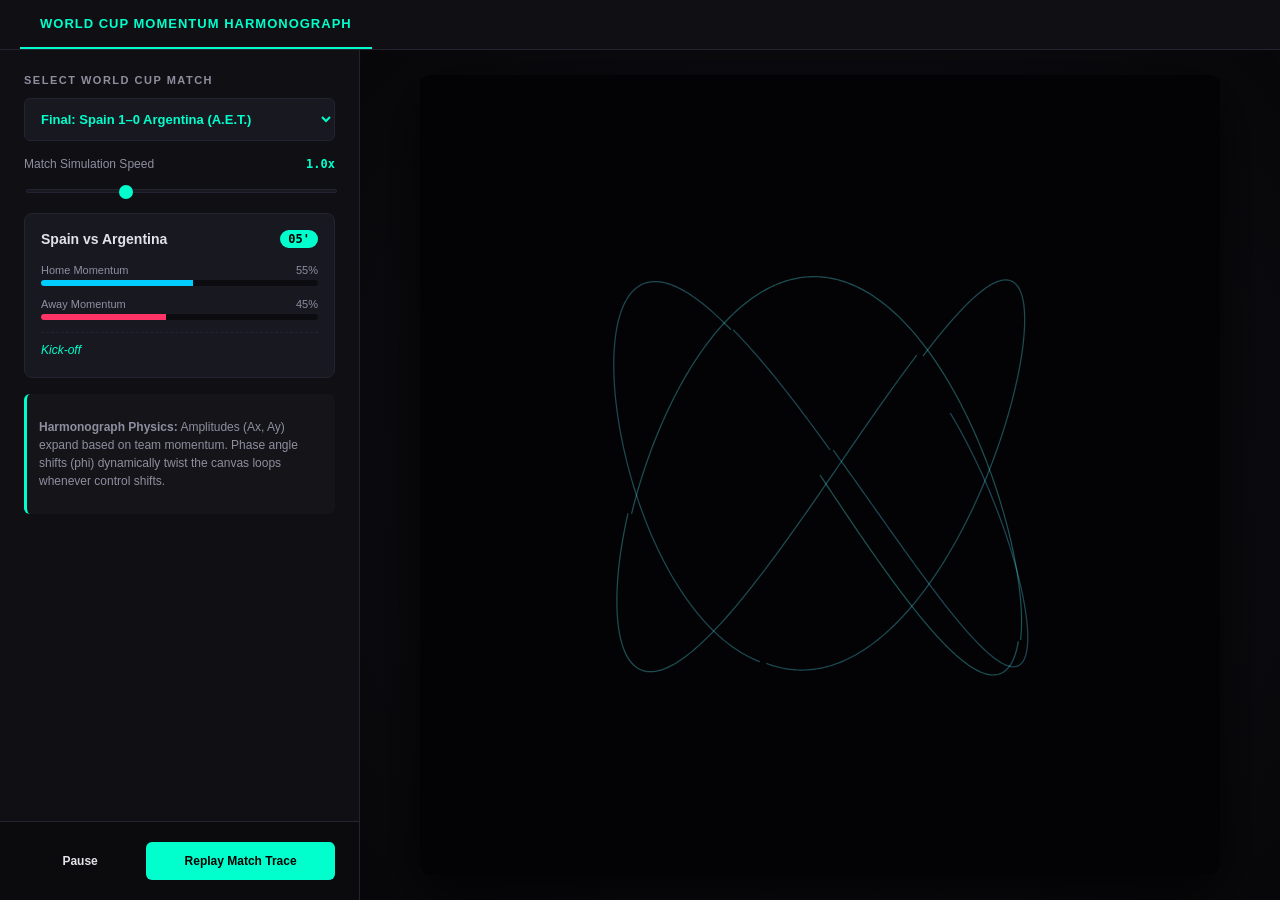
<file: index.html>
<!DOCTYPE html>
<html lang="en">
<head>
<meta charset="UTF-8">
<meta name="viewport" content="width=device-width, initial-scale=1.0">
<title>Match Momentum Harmonograph</title>
<link rel="stylesheet" href="style.css">
</head>
<body>

<div id="nav-tabs">
<button class="tab-btn active">World Cup Momentum Harmonograph</button>
</div>

<div id="workspace">
<div id="sidebar">
<div class="tab-panel active">
<h3>Select World Cup Match</h3>
<div class="control-group">
<select id="match-select" class="dropdown-input" onchange="loadAndPlayMatch(
this.value)">

<option value="final">Final: Spain 1–0 Argentina (A.E.T.)</option>
<option value="third">3rd Place: England 6–4 France</option>
<option value="capeverde">R32: Argentina 3–2 Cape Verde (A.E.T.)</option>
<option value="semifinal">Semifinal: England 1–2 Argentina</option>
<option value="r16_mexico">R16: Mexico 2–3 England</option>
</select>
</div>

<!-- Match Speed Slider -->
<div class="control-group speed-group">
<div class="control-header">
<span>Match Simulation Speed</span>
<span class="control-val" id="speed-val">1.0x</span>
</div>
<input type="range" id="speed-slider" min="0.1" max="3.0" step="0.1" value="1.0">
</div>

<!-- Live Match Telemetry Display -->
<div class="telemetry-card">
<div class="telemetry-header">
<span id="match-title">Spain vs Argentina</span>
<span id="match-minute" class="minute-badge">00'</span>
</div>
<div class="momentum-bar-container">
<div class="momentum-label"><span>Home Momentum</span><span id="home-val">50%</span></div>
<div class="bar-bg"><div id="home-bar" class="bar-fill home" style="width: 50%;"></div></div>
</div>
<div class="momentum-bar-container">
<div class="momentum-label"><span>Away Momentum</span><span id="away-val">50%</span></div>
<div class="bar-bg"><div id="away-bar" class="bar-fill away" style="width: 50%;"></div></div>
</div>
<div class="match-event" id="match-event-text">Kick-off</div>
</div>

<div class="info-box">
<p><strong>Harmonograph Physics:</strong> Amplitudes (Ax, Ay) expand based on team momentum. Phase angle shifts (phi) dynamically twist the canvas loops whenever control shifts.</p>
</div>
</div>

<div class="action-tray">
<button class="btn btn-secondary" id="pause-btn">Pause</button>
<button class="btn btn-primary" id="replay-btn">Replay Match Trace</button>
</div>
</div>

<div id="viewport">
<canvas id="artCanvas" width="800" height="800"></canvas>
</div>
</div>

<script src="app.js"></script>
</body>
</html>
</file>
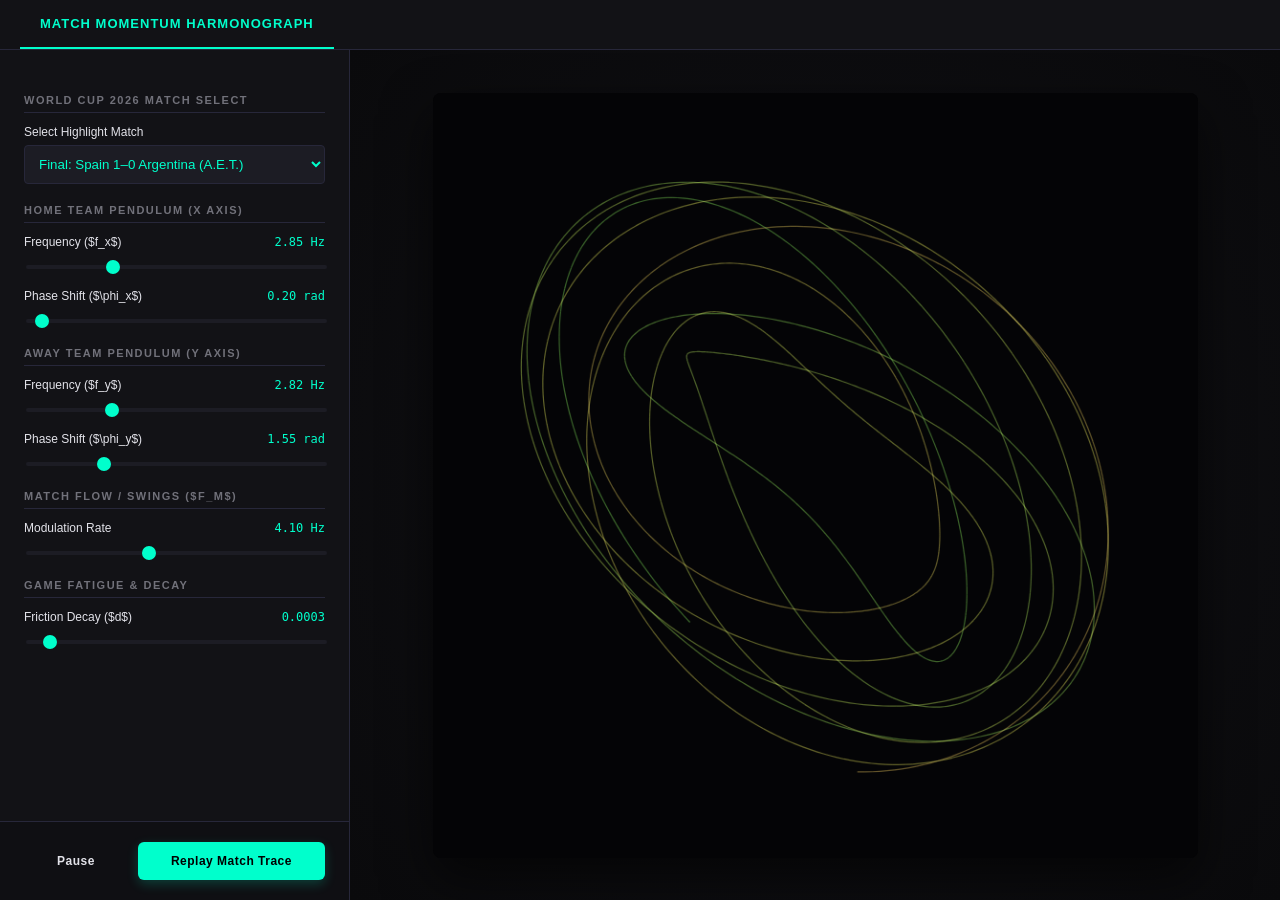
<file: Mathematical Simulation Art/index.html>
<!DOCTYPE html>
<html lang="en">
<head>
<meta charset="UTF-8">
<meta name="viewport" content="width=device-width, initial-scale=1.0">
<title>Match Momentum Harmonograph Suite</title>
<link rel="stylesheet" href="style.css">
</head>
<body>

<div id="nav-tabs">
<button class="tab-btn active">Match Momentum Harmonograph</button>
</div>

<div id="workspace">
<div id="sidebar">
<!-- Harmonograph Panel -->
<div id="panel-harmonograph" class="tab-panel active">
<h3>World Cup 2026 Match Select</h3>
<div class="control-group">
<div class="control-header"><span>Select Highlight Match</span></div>
<select id="match-select" class="dropdown-input" onchange="applyMatchPreset(this.value)">
<option value="final">Final: Spain 1–0 Argentina (A.E.T.)</option>
<option value="third">3rd Place: England 6–4 France</option>
<option value="capeverde">R32: Argentina 3–2 Cape Verde (A.E.T.)</option>
<option value="semifinal">Semifinal: England 1–2 Argentina</option>
<option value="r16_mexico">R16: Mexico 2–3 England</option>
</select>
</div>

<h3>Home Team Pendulum (X Axis)</h3>
<div class="control-group">
<div class="control-header"><span>Frequency ($f_x$)</span><span class="control-val" id="f1-val">2.00 Hz</span></div>
<input type="range" id="f1" min="0.1" max="10" step="0.01" value="2.00">
</div>
<div class="control-group">
<div class="control-header"><span>Phase Shift ($\phi_x$)</span><span class="control-val" id="p1-val">0.00 rad</span></div>
<input type="range" id="p1" min="0" max="6.28" step="0.05" value="0.00">
</div>

<h3>Away Team Pendulum (Y Axis)</h3>
<div class="control-group">
<div class="control-header"><span>Frequency ($f_y$)</span><span class="control-val" id="f2-val">2.01 Hz</span></div>
<input type="range" id="f2" min="0.1" max="10" step="0.01" value="2.01">
</div>
<div class="control-group">
<div class="control-header"><span>Phase Shift ($\phi_y$)</span><span class="control-val" id="p2-val">1.57 rad</span></div>
<input type="range" id="p2" min="0" max="6.28" step="0.05" value="1.57">
</div>

<h3>Match Flow / Swings ($f_m$)</h3>
<div class="control-group">
<div class="control-header"><span>Modulation Rate</span><span class="control-val" id="f3-val">3.00 Hz</span></div>
<input type="range" id="f3" min="0.1" max="10" step="0.01" value="3.00">
</div>

<h3>Game Fatigue & Decay</h3>
<div class="control-group">
<div class="control-header"><span>Friction Decay ($d$)</span><span class="control-val" id="damp-val">0.0008</span></div>
<input type="range" id="damp" min="0" max="0.005" step="0.0001" value="0.0008">
</div>
</div>

<div class="action-tray">
<button class="btn btn-secondary" id="pause-btn">Pause</button>
<button class="btn btn-primary" id="start-btn">Replay Match Trace</button>
</div>
</div>

<div id="viewport">
<canvas id="artCanvas" width="800" height="800"></canvas>
</div>
</div>

<script src="app.js"></script>
</body>
</html>
</file>
<file: style.css>
:root {
--bg-main: #08080a;
--bg-sidebar: #101014;
--bg-card: #181820;
--accent: #00ffcc;
--accent-glow: rgba(0, 255, 204, 0.25);
--text-main: #e2e2e9;
--text-muted: #8e8ea0;
--border: #232332;
--home-color: #00ccff;
--away-color: #ff3366;
}

body {
margin: 0;
background-color: var(--bg-main);
color: var(--text-main);
font-family: -apple-system, BlinkMacSystemFont, "Segoe UI", Roboto, sans-serif;
display: flex;
flex-direction: column;
height: 100vh;
overflow: hidden;
}

#nav-tabs {
display: flex;
background: var(--bg-sidebar);
border-bottom: 1px solid var(--border);
padding: 0 20px;
height: 50px;
box-sizing: border-box;
}

.tab-btn {
background: transparent;
border: none;
border-bottom: 2px solid var(--accent);
color: var(--accent);
padding: 0 20px;
font-size: 13px;
font-weight: 600;
text-transform: uppercase;
letter-spacing: 1px;
height: 100%;
}

#workspace {
display: flex;
flex-direction: row;
flex-wrap: nowrap;
flex-grow: 1;
height: calc(100vh - 50px);
overflow: hidden;
}

#sidebar {
width: 360px;
min-width: 360px;
flex-shrink: 0;
background: var(--bg-sidebar);
border-right: 1px solid var(--border);
display: flex;
flex-direction: column;
justify-content: space-between;
box-sizing: border-box;
z-index: 10;
}

.tab-panel {
padding: 24px;
overflow-y: auto;
flex-grow: 1;
}

#viewport {
flex: 1;
min-width: 0;
display: flex;
justify-content: center;
align-items: center;
background: radial-gradient(circle at center, #12121a 0%, var(--bg-main) 100%);
padding: 20px;
box-sizing: border-box;
}

canvas {
background: #030305;
border-radius: 12px;
box-shadow: 0 20px 60px rgba(0,0,0,0.8);
max-width: 100%;
max-height: 100%;
object-fit: contain;
}

h3 {
font-size: 11px;
text-transform: uppercase;
letter-spacing: 1.5px;
color: var(--text-muted);
margin: 0 0 12px 0;
}

.control-group { margin-bottom: 16px; }
.speed-group { margin-top: 16px; }

.control-header {
display: flex;
justify-content: space-between;
font-size: 12px;
margin-bottom: 8px;
color: var(--text-muted);
}
.control-val { color: var(--accent); font-family: monospace; font-weight: bold; }

input[type="range"] {
-webkit-appearance: none;
width: 100%;
background: transparent;
}
input[type="range"]::-webkit-slider-runnable-track {
width: 100%; height: 4px; background: var(--bg-card); border-radius: 2px; border: 1px solid var(--border);
}
input[type="range"]::-webkit-slider-thumb {
height: 14px; width: 14px; border-radius: 50%; background: var(--accent); cursor: pointer; -webkit-appearance: none; margin-top: -5px;
}

.dropdown-input {
width: 100%;
padding: 12px;
background: var(--bg-card);
border: 1px solid var(--border);
color: var(--accent);
border-radius: 6px;
font-weight: 600;
font-size: 13px;
outline: none;
}

.telemetry-card {
background: var(--bg-card);
border: 1px solid var(--border);
border-radius: 8px;
padding: 16px;
margin-top: 12px;

}

.telemetry-header {
display: flex;
justify-content: space-between;
align-items: center;
font-weight: 700;
font-size: 14px;
margin-bottom: 16px;
}

.minute-badge {
background: var(--accent);
color: #000;
padding: 2px 8px;
border-radius: 12px;
font-family: monospace;
font-size: 12px;
}

.momentum-bar-container { margin-bottom: 12px; }
.momentum-label { display: flex; justify-content: space-between; font-size: 11px; color: var(--text-muted); margin-bottom: 4px; }
.bar-bg { background: #0c0c10; height: 6px; border-radius: 3px; overflow: hidden; }
.bar-fill { height: 100%; transition: width 0.1s linear; }
.bar-fill.home { background: var(--home-color); }
.bar-fill.away { background: var(--away-color); }

.match-event {
margin-top: 12px;
padding-top: 10px;
border-top: 1px dashed var(--border);
font-size: 12px;
color: var(--accent);
font-style: italic;
min-height: 18px;
}

.info-box {
margin-top: 16px;

font-size: 12px;
line-height: 1.5;
color: var(--text-muted);
background: rgba(255,255,255,0.02);
padding: 12px;
border-radius: 6px;
border-left: 3px solid var(--accent);
}

.action-tray {
padding: 20px 24px;
border-top: 1px solid var(--border);
background: #0b0b0e;
display: flex;
gap: 10px;
}

button.btn {
flex-grow: 1;
padding: 12px;
border-radius: 6px;
font-weight: 600;
font-size: 12px;
cursor: pointer;
transition: all 0.2s;
border: none;
}
.btn-primary { background: var(--accent); color: #000; }
.btn-primary:hover { background: #00e6b8; box-shadow: 0 0 15px var(--accent-glow); }
.btn-secondary { background: transparent; border: 1px solid var(--border); color: var(--text-main); }
.btn-secondary:hover { background: var(--bg-card); }
</file>
<file: Mathematical Simulation Art/style.css>
:root {
--bg-main: #0a0a0c;
--bg-sidebar: #121216;
--bg-control: #1c1c24;
--accent: #00ffcc;
--accent-glow: rgba(0, 255, 204, 0.2);
--text-main: #e2e2e9;
--text-muted: #71717a;
--border: #27273a;
}

body {
margin: 0;
background-color: var(--bg-main);
color: var(--text-main);
font-family: -apple-system, BlinkMacSystemFont, "Segoe UI", Roboto, sans-serif;
display: flex;
flex-direction: column;
height: 100vh;
overflow: hidden;
}

#nav-tabs {
display: flex;
background: var(--bg-sidebar);
border-bottom: 1px solid var(--border);
padding: 0 20px;
}

.tab-btn {
background: transparent;
border: none;
border-bottom: 2px solid var(--accent);
color: var(--accent);
padding: 16px 20px;
font-size: 13px;
font-weight: 600;
text-transform: uppercase;
letter-spacing: 1px;
}

#workspace {
display: flex;
flex-grow: 1;
height: calc(100vh - 50px);
}

#sidebar {
width: 350px;
background: var(--bg-sidebar);
border-right: 1px solid var(--border);
display: flex;
flex-direction: column;
justify-content: space-between;
box-sizing: border-box;
}

.tab-panel {
padding: 24px;
overflow-y: auto;
flex-grow: 1;
}

#viewport {
flex-grow: 1;
display: flex;
justify-content: center;
align-items: center;
background: radial-gradient(circle at center, #111115 0%, var(--bg-main) 100%);
}

canvas {
background: #040406;
border-radius: 8px;
box-shadow: 0 20px 50px rgba(0,0,0,0.6);
max-width: 85vmin;
max-height: 85vmin;
}

h3 {
font-size: 11px;
text-transform: uppercase;
letter-spacing: 1.5px;
color: var(--text-muted);
margin: 20px 0 12px 0;
border-bottom: 1px solid var(--border);
padding-bottom: 6px;
}

.control-group { margin-bottom: 16px; }
.control-header { display: flex; justify-content: space-between; font-size: 12px; margin-bottom: 6px; }
.control-val { color: var(--accent); font-family: monospace; }

.dropdown-input {
width: 100%;
padding: 10px;
background: #1c1c24;
border: 1px solid #27273a;
color: #00ffcc;
border-radius: 4px;
font-family: inherit;
box-sizing: border-box;
}

input[type="range"] {
-webkit-appearance: none;
width: 100%;
background: transparent;
}
input[type="range"]::-webkit-slider-runnable-track {
width: 100%; height: 4px; background: var(--bg-control); border-radius: 2px;
}
input[type="range"]::-webkit-slider-thumb {
height: 14px; width: 14px; border-radius: 50%; background: var(--accent); cursor: pointer; -webkit-appearance: none; margin-top: -5px;
}

.action-tray {
padding: 20px 24px; border-top: 1px solid var(--border); background: #0f0f13; display: flex; gap: 10px;
}
button.btn {
flex-grow: 1; padding: 12px; border-radius: 6px; font-weight: 600; font-size: 12px; cursor: pointer; transition: all 0.2s; border: none; letter-spacing: 0.5px;
}
.btn-primary { background: var(--accent); color: #000; box-shadow: 0 4px 12px var(--accent-glow); }
.btn-primary:hover { background: #00e6b8; }
.btn-secondary { background: transparent; border: 1px solid var(--border); color: var(--text-main); }
.btn-secondary:hover { background: var(--bg-control); }
</file>
